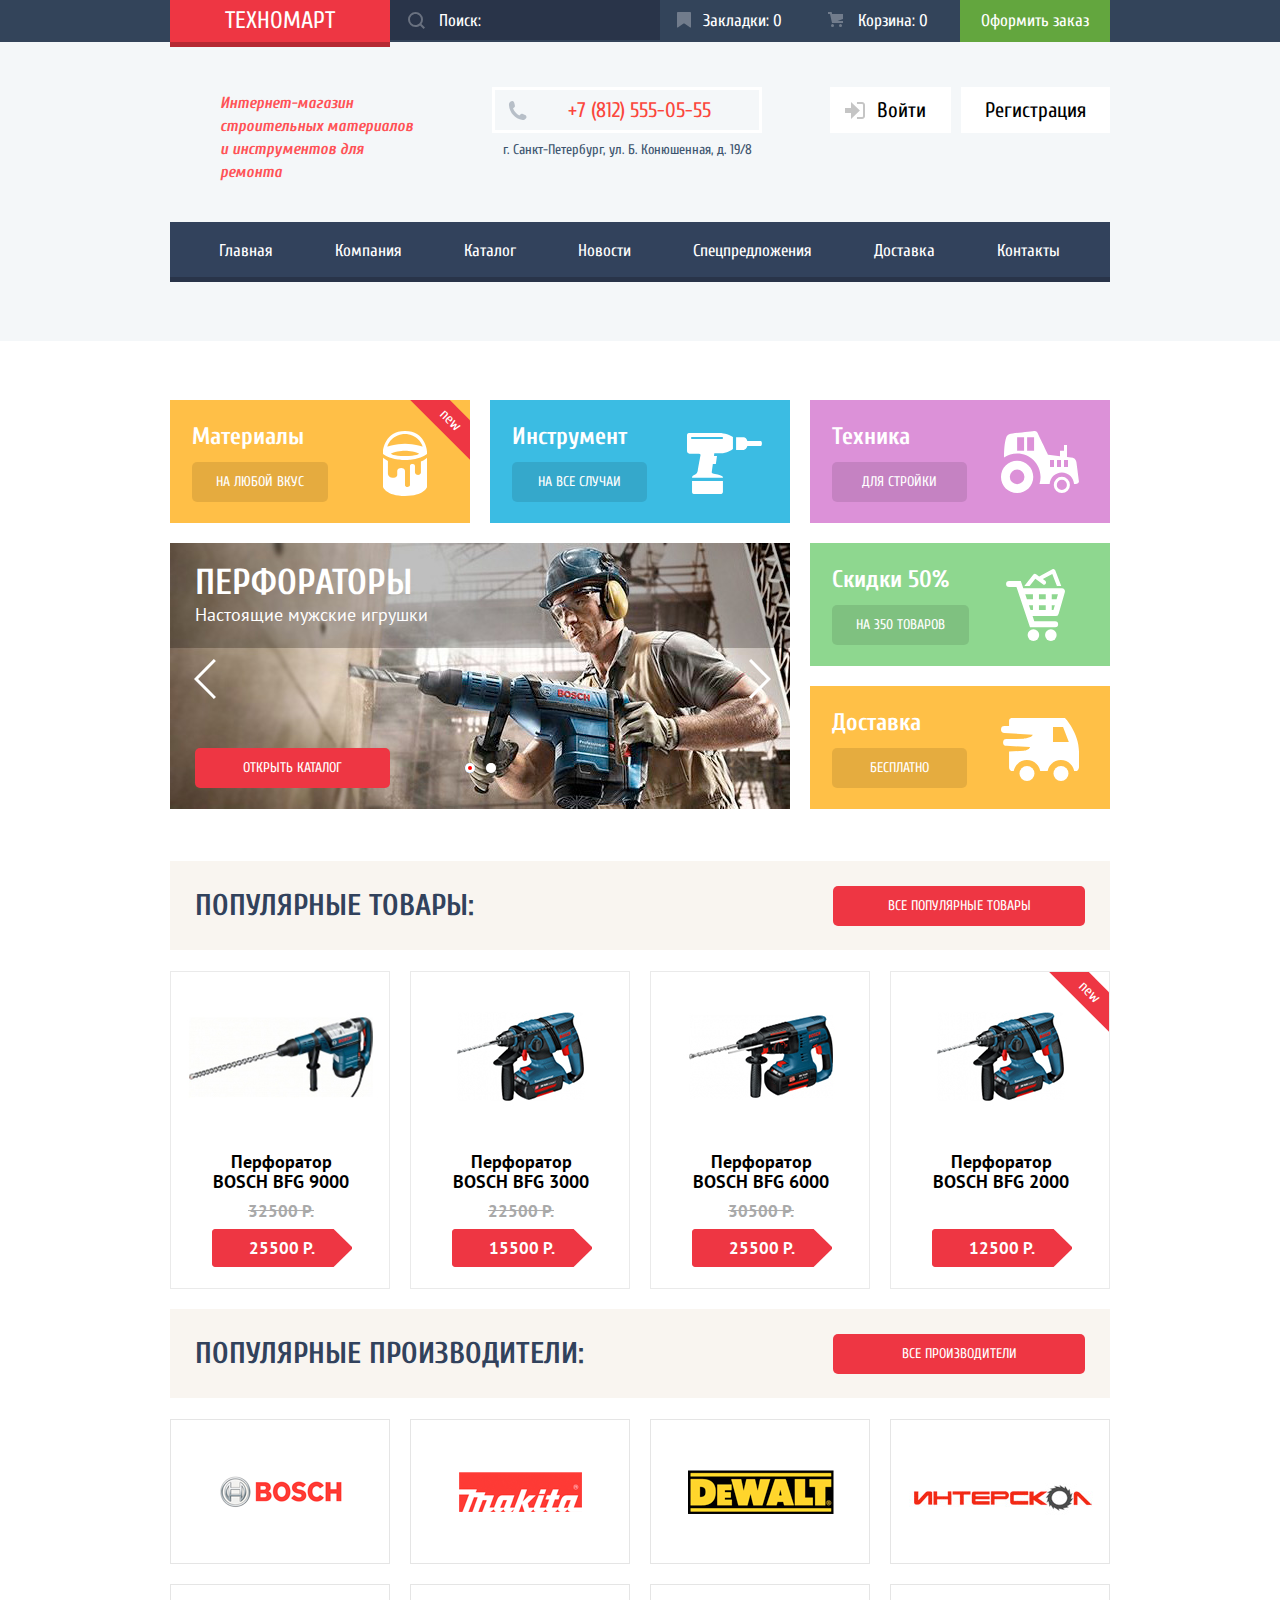
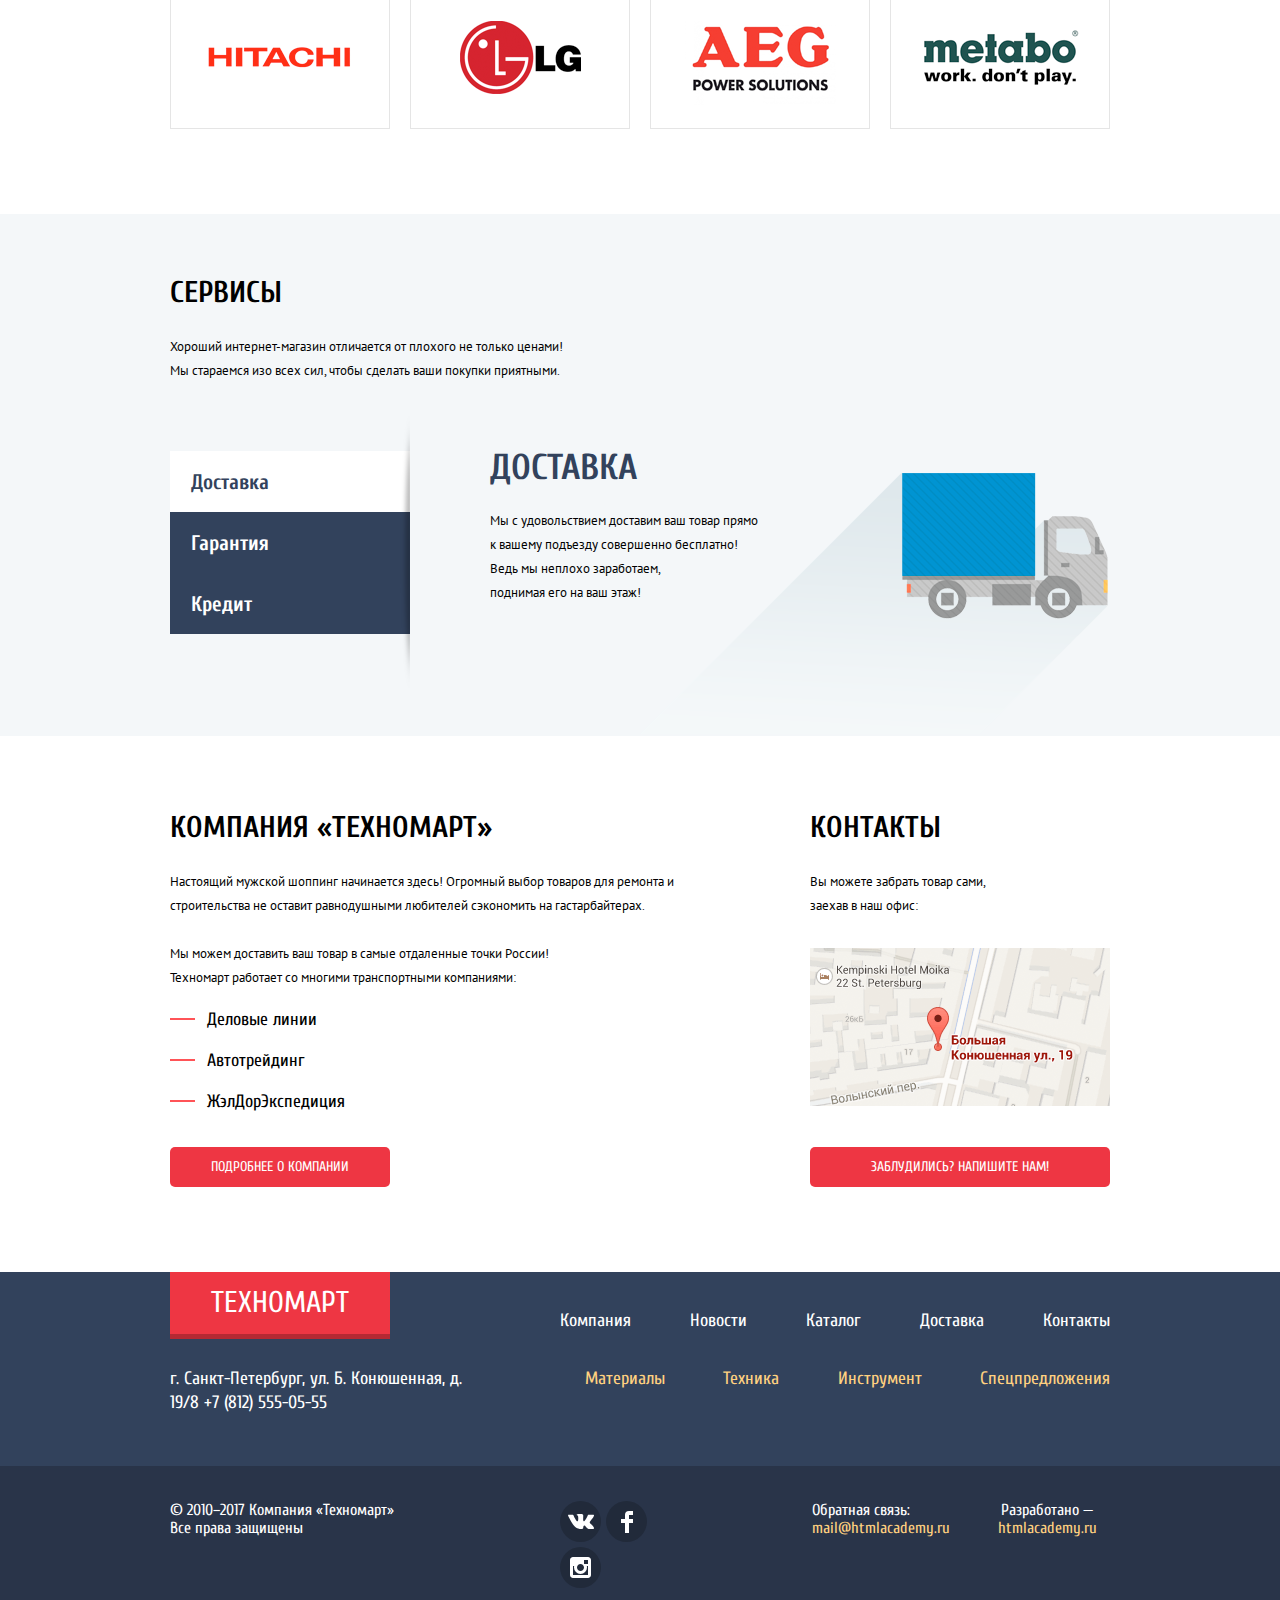
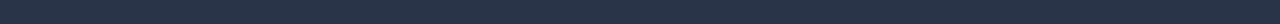
<file: index.html>
<!DOCTYPE html>
<html lang="ru" class="js-off">

<head>
  <meta charset="utf-8">
  <title>HTML Academy: Техномарт</title>
  <link href="https://fonts.googleapis.com/css?family=Cuprum:400,400i,700%7CPT+Sans:400,700&amp;subset=cyrillic" rel="stylesheet">
  <link rel="stylesheet" href="css/normalize.css">
  <link rel="stylesheet" href="css/style.min.css">
</head>

<body>
  <header class="main-header">
    <div class="main-header__top">
      <div class="container">
        <a class="logo-link">Техномарт</a>
        <form class="search-form" action="#" method="get">
        <label class="search-form__label">
          <input class="search-form__input" type="text" name="search" id="search" placeholder="Поиск:">
        </label>
        </form>
        <a class="bookmarks" href="#">Закладки: 0</a>
        <a class="cart" href="#">Корзина: 0</a>
        <a class="checkout  green" href="#">Оформить заказ</a>
      </div>
    </div>
    <div class="main-header__middle">
      <div class="container">
        <h2 class="header-title">
          Интернет-магазин
          строительных материалов
          и&#160;инструментов для ремонта
        </h2>
        <div class="header-contacts">
          <a class="tel" href="tel:7(812)555-05-55">+7 (812) 555-05-55</a>
          <p class="address">г. Санкт-Петербург, ул. Б. Конюшенная, д. 19/8</p>
        </div>
        <div class="user-block">
          <a class="user-block__login" href="#">Войти</a>
          <a class="user-block__reg" href="#">Регистрация</a>
        </div>
        <nav class="main-nav">
          <ul class="main-menu">
            <li class="main-menu__item">
              <a class="main-menu__link  disabled-link">Главная</a>
            </li>
            <li class="main-menu__item">
              <a class="main-menu__link" href="#">Компания</a>
            </li>
            <li class="main-menu__item">
              <a class="main-menu__link" href="catalog.html">Каталог</a>
            </li>
            <li class="main-menu__item">
              <a class="main-menu__link" href="#">Новости</a>
            </li>
            <li class="main-menu__item">
              <a class="main-menu__link" href="#">Спецпредложения</a>
            </li>
            <li class="main-menu__item">
              <a class="main-menu__link" href="#">Доставка</a>
            </li>
            <li class="main-menu__item">
              <a class="main-menu__link" href="#">Контакты</a>
            </li>
          </ul>
        </nav>
      </div>
    </div>
  </header>
  <main class="main">
    <div class="container">
      <section class="catalog">
        <h2 class="visuallyhidden">
          Каталог
        </h2>
        <article class="catalog-category  materials  new">
          <h2 class="catalog-category__title">
            Материалы
          </h2>
          <a class="btn" href="#">На любой вкус</a>
        </article>
        <article class="catalog-category  tools">
          <h2 class="catalog-category__title">
            Инструмент
          </h2>
          <a class="btn" href="#">На все случаи</a>
        </article>
        <article class="catalog-category  mechanism">
          <h2 class="catalog-category__title">
            Техника
          </h2>
          <a class="btn" href="#">Для стройки</a>
        </article>
        <article class="slider">
          <input class="slider__radio" type="radio" id="radio-1" name="toggle" value="slide1" checked>
          <input class="slider__radio" type="radio" id="radio-2" name="toggle" value="slide2">
          <div class="slider__controls">
            <label class="slider__label" for="radio-1"></label>
            <label class="slider__label" for="radio-2"></label>
          </div>
          <button class="prev-slide" type="button">
            <svg xmlns="http://www.w3.org/2000/svg" width="22" height="40" viewBox="0 0 22 40"><path fill="#FFF" d="M19.83-.035l2.089 2.099L4.13 19.947l17.847 17.939-2.09 2.099L-.048 19.947z"/></svg>
          </button>
          <button class="next-slide" type="button">
            <svg xmlns="http://www.w3.org/2000/svg" width="22" height="40" viewBox="0 0 22 40"><path fill="#FFF" d="M2.098-.035L.009 2.064l17.789 17.883L-.048 37.886l2.089 2.099 19.935-20.038z"/></svg>
          </button>
          <div class="slides">
            <div class="slide">
              <h2 class="slide__title">
                Перфораторы
              </h2>
              <p class="slide__description">
                Настоящие мужские игрушки
              </p>
              <a class="btn  red" href="catalog.html">Открыть каталог</a>
            </div>
            <div class="slide">
              <h2 class="slide__title">
                Дрели
              </h2>
              <p class="slide__description">
                Соседям на радость
              </p>
              <a class="btn  red" href="catalog.html">Открыть каталог</a>
            </div>
          </div>
        </article>
        <div class="catalog-item-wrap">
          <article class="catalog-category  sale">
            <h2 class="catalog-category__title">
              Скидки 50%
            </h2>
            <a class="btn" href="#">На 350 товаров</a>
          </article>
          <article class="catalog-category  delivery">
            <h2 class="catalog-category__title">
              Доставка
            </h2>
            <a class="btn" href="#">Бесплатно</a>
          </article>
        </div>
      </section>
      <section class="popular-goods">
        <div class="popular-goods__header">
          <h2 class="popular-goods__title">
            Популярные товары:
          </h2>
          <a class="btn  red" href="#">
            Все популярные товары
          </a>
        </div>
        <article class="catalog-item">
          <div class="actions">
            <a class="btn  buy" href="#">Купить</a>
            <a class="btn" href="#">В закладки</a>
          </div>
          <div class="catalog-item__img">
            <img class="catalog-item__photo" src="img/catalog-item1.jpg" width="220" height="170" alt="Catalog item">
          </div>
          <h2 class="catalog-item__name">
            Перфоратор BOSCH BFG 9000
          </h2>
          <span class="old-price">
            32500 Р.
          </span>
          <a class="btn  price" href="#">
            25500 Р.
          </a>
        </article>
        <article class="catalog-item">
          <div class="actions">
            <a class="btn  buy" href="#">Купить</a>
            <a class="btn" href="#">В закладки</a>
          </div>
          <div class="catalog-item__img">
            <img class="catalog-item__photo" src="img/catalog-item2.jpg" width="220" height="170" alt="Catalog item">
          </div>
          <h2 class="catalog-item__name">
            Перфоратор BOSCH BFG 3000
          </h2>
          <span class="old-price">
            22500 Р.
          </span>
          <a class="btn  price" href="#">
            15500 Р.
          </a>
        </article>
        <article class="catalog-item">
          <div class="actions">
            <a class="btn  buy" href="#">Купить</a>
            <a class="btn" href="#">В закладки</a>
          </div>
          <div class="catalog-item__img">
            <img class="catalog-item__photo" src="img/catalog-item3.jpg" width="220" height="170" alt="Catalog item">
          </div>
          <h2 class="catalog-item__name">
            Перфоратор BOSCH BFG 6000
          </h2>
          <span class="old-price">
            30500 Р.
          </span>
          <a class="btn  price" href="#">
            25500 Р.
          </a>
        </article>
        <article class="catalog-item  new">
          <div class="actions">
            <a class="btn  buy" href="#">Купить</a>
            <a class="btn" href="#">В закладки</a>
          </div>
          <div class="catalog-item__img">
            <img class="catalog-item__photo" src="img/catalog-item4.jpg" width="220" height="170" alt="Catalog item">
          </div>
          <h2 class="catalog-item__name">
            Перфоратор BOSCH BFG 2000
          </h2>
          <a class="btn  price" href="#">
            12500 Р.
          </a>
        </article>
      </section>
      <section class="popular-brands">
        <div class="popular-brands__header">
          <h2 class="popular-brands__title">
            Популярные производители:
          </h2>
          <a class="btn  red" href="#">
            Все производители
          </a>
        </div>
        <a class="brand" href="#">
          <img class="brand__img" src="img/bosch.png" width="220" height="145" alt="Bosch">
        </a>
        <a class="brand" href="#">
          <img class="brand__img" src="img/makita.png" width="220" height="145" alt="Makita">
        </a>
        <a class="brand" href="#">
          <img class="brand__img" src="img/dewalt.png" width="220" height="145" alt="DeWALT">
        </a>
        <a class="brand" href="#">
          <img class="brand__img" src="img/interskol.png" width="220" height="145" alt="Интерскол">
        </a>
        <a class="brand" href="#">
          <img class="brand__img" src="img/hitachi.png" width="220" height="145" alt="Hitachi">
        </a>
        <a class="brand" href="#">
          <img class="brand__img" src="img/lg.png" width="220" height="145" alt="LG">
        </a>
        <a class="brand" href="#">
          <img class="brand__img" src="img/aeg.png" width="220" height="145" alt="AEG">
        </a>
        <a class="brand" href="#">
          <img class="brand__img" src="img/metabo.png" width="220" height="145" alt="Metabo">
        </a>
      </section>
    </div>
    <input class="servises-radio" type="radio" id="radio-3" name="servises-toggle" checked>
    <input class="servises-radio" type="radio" id="radio-4" name="servises-toggle">
    <input class="servises-radio" type="radio" id="radio-5" name="servises-toggle">
    <section class="servises">
      <div class="container">
        <h2 class="servises__title">
          Сервисы
        </h2>
        <p class="servises__description">
          Хороший интернет-магазин отличается от плохого не только ценами! Мы стараемся изо всех сил, чтобы сделать ваши покупки приятными.
        </p>
        <div class="servises__slider">
          <ul class="servises__list">
            <li class="servises__item">
              <label class="servises__label  active" for="radio-3">Доставка</label>
            </li>
            <li class="servises__item">
              <label class="servises__label" for="radio-4">Гарантия</label>
            </li>
            <li class="servises__item">
              <label class="servises__label" for="radio-5">Кредит</label>
            </li>
          </ul>
          <div class="servises__slides">
            <div class="servises__slide">
              <h2 class="servises__slide-title">
                Доставка
              </h2>
              <p class="servises__text">
                <span class="break-row">Мы с удовольствием доставим ваш товар прямо</span>
                <span class="break-row">к вашему подъезду совершенно бесплатно!</span>
                <span class="break-row">Ведь мы неплохо заработаем,</span>
                <span class="break-row">поднимая его на ваш этаж!</span>
              </p>
            </div>
            <div class="servises__slide">
              <h2 class="servises__slide-title">
                Гарантия
              </h2>
              <p class="servises__text">
                <span class="break-row">Если купленный у нас товар поломается или заискрит,</span>
                <span class="break-row">а также в случае пожара, спровоцированного его возгаранием,</span>
                вы всегда можете быть уверены в нашей гарантии. Мы обменяем
                <span class="break-row">сгоревший товар на новый.</span>
                Дом уж восстановите как-нибудь сами.
              </p>
            </div>
            <div class="servises__slide">
              <h2 class="servises__slide-title">
                Кредит
              </h2>
              <p class="servises__text">
                <span class="break-row">Залезть в долговую яму стало проще!</span>
                Кредитные консультанты придут вам на помощь.
              </p>
              <a class="btn  red" href="#">Отправить заявку</a>
            </div>
          </div>
        </div>
      </div>
    </section>
    <div class="container">
      <section class="info">
        <div class="about-us">
          <h2 class="about-us__title">
            Компания «Техномарт»
          </h2>
          <p class="about-us__description">
            Настоящий мужской шоппинг начинается здесь! Огромный выбор товаров для ремонта и строительства не оставит равнодушными любителей сэкономить на гастарбайтерах.
          </p>
          <p class="about-us__description">
            Мы можем доставить ваш товар в самые отдаленные точки России! Техномарт работает со многими транспортными компаниями:
          </p>
          <ul class="partners">
            <li class="partners__item">Деловые линии</li>
            <li class="partners__item">Автотрейдинг</li>
            <li class="partners__item">ЖэлДорЭкспедиция</li>
          </ul>
          <a class="btn  red" href="#">Подробнее о компании</a>
        </div>
        <div class="contacts">
          <h2 class="contacts__title">
            Контакты
          </h2>
          <p class="contacts__description">
            Вы можете забрать товар сами, заехав в наш офис:
          </p>
          <div class="map">
            <a class="map__link" href="#">
              <img class="map__item" src="img/map.png" width="300" height="158" alt="Technomart">
            </a>
          </div>
          <a class="btn  red" href="#">Заблудились? Напишите нам!</a>
        </div>
      </section>
    </div>
  </main>
  <footer class="main-footer">
    <div class="main-footer__top">
      <div class="container">
        <a class="logo-link">Техномарт</a>
        <ul class="footer-menu">
          <li class="footer-menu__item">
            <a class="footer-menu__link" href="#">Компания</a>
          </li>
          <li class="footer-menu__item">
            <a class="footer-menu__link" href="#">Новости</a>
          </li>
          <li class="footer-menu__item">
            <a class="footer-menu__link" href="catalog.html">Каталог</a>
          </li>
          <li class="footer-menu__item">
            <a class="footer-menu__link" href="#">Доставка</a>
          </li>
          <li class="footer-menu__item">
            <a class="footer-menu__link" href="#">Контакты</a>
          </li>
        </ul>
        <p class="footer__contacts">
          г. Санкт-Петербург, ул. Б. Конюшенная, д. 19/8
          <a class="footer__tel" href="tel:7(812)555-05-55">+7 (812) 555-05-55</a>
        </p>
        <ul class="catalog-nav">
          <li class="catalog-nav__item">
            <a class="catalog-nav__link" href="#">Материалы</a>
          </li>
          <li class="catalog-nav__item">
            <a class="catalog-nav__link" href="#">Техника</a>
          </li>
          <li class="catalog-nav__item">
            <a class="catalog-nav__link" href="#">Инструмент</a>
          </li>
          <li class="catalog-nav__item">
            <a class="catalog-nav__link" href="#">Спецпредложения</a>
          </li>
        </ul>
      </div>
    </div>
    <div class="main-footer__bottom">
      <div class="container">
        <div class="copyrights">
          <h2 class="visuallyhidden">Авторские права</h2>
          <p class="copyrights__item">
            &copy; 2010–2017 Компания «Техномарт» Все права защищены
          </p>
        </div>
        <div class="social">
          <h2 class="visuallyhidden">Социальные сети</h2>
          <a class="social__btn  vk" href="#" title="Вконтакте">Вконтакте</a>
          <a class="social__btn  fb" href="#" title="Фейсбук">Фейсбук</a>
          <a class="social__btn  inst" href="#" title="Инстаграм">Инстаграм</a>
        </div>
        <div class="feedback">
          <h2 class="visuallyhidden">Обратная связь</h2>
          <p class="feedback__item">
            Обратная связь:
            <a class="feedback__link" href="mailto:mail@htmlacademy.ru">mail@htmlacademy.ru</a>
          </p>
        </div>
        <div class="developer">
          <h2 class="visuallyhidden">Разработчик</h2>
          <p class="developer__item">
            Разработано —
            <a class="developer__link" href="https://htmlacademy.ru/intensive">htmlacademy.ru</a>
          </p>
        </div>
      </div>
    </div>
  </footer>
  <div class="map-popup">
    <button class="close" type="button"></button>
    <iframe class="js-on-map" src="https://yandex.ru/map-widget/v1/?um=constructor%3Af997c8bd318ea8664edd47beda1bab4c1230484c3f33f808c3edc1cbb3fc92ed&amp;lang=ru_RU&amp;scroll=true&amp;source=constructor" width="940" height="446"></iframe>
  </div>
  <div class="feedback-popup">
    <button class="close" type="button"></button>
    <form class="feedback-form">
      <label class="feedback-form__label">
        Ваше имя:<input class="feedback-form__input" type="text" name="name" id="name" placeholder="Представьтесь, пожалуйста">
      </label>
      <label class="feedback-form__label">
        Ваш e-mail:<input class="feedback-form__input" type="text" name="email" id="email" placeholder="Для отправки ответа">
      </label>
      <label class="feedback-form__label">
        Текст письма:
        <textarea class="feedback-form__textarea" name="feedbackText" placeholder="В свободной форме"></textarea>
      </label>
      <button class="btn  red" type="submit">Отправить</button>
    </form>
  </div>
  <script src="js/script.min.js"></script>
</body>

</html>
</file>
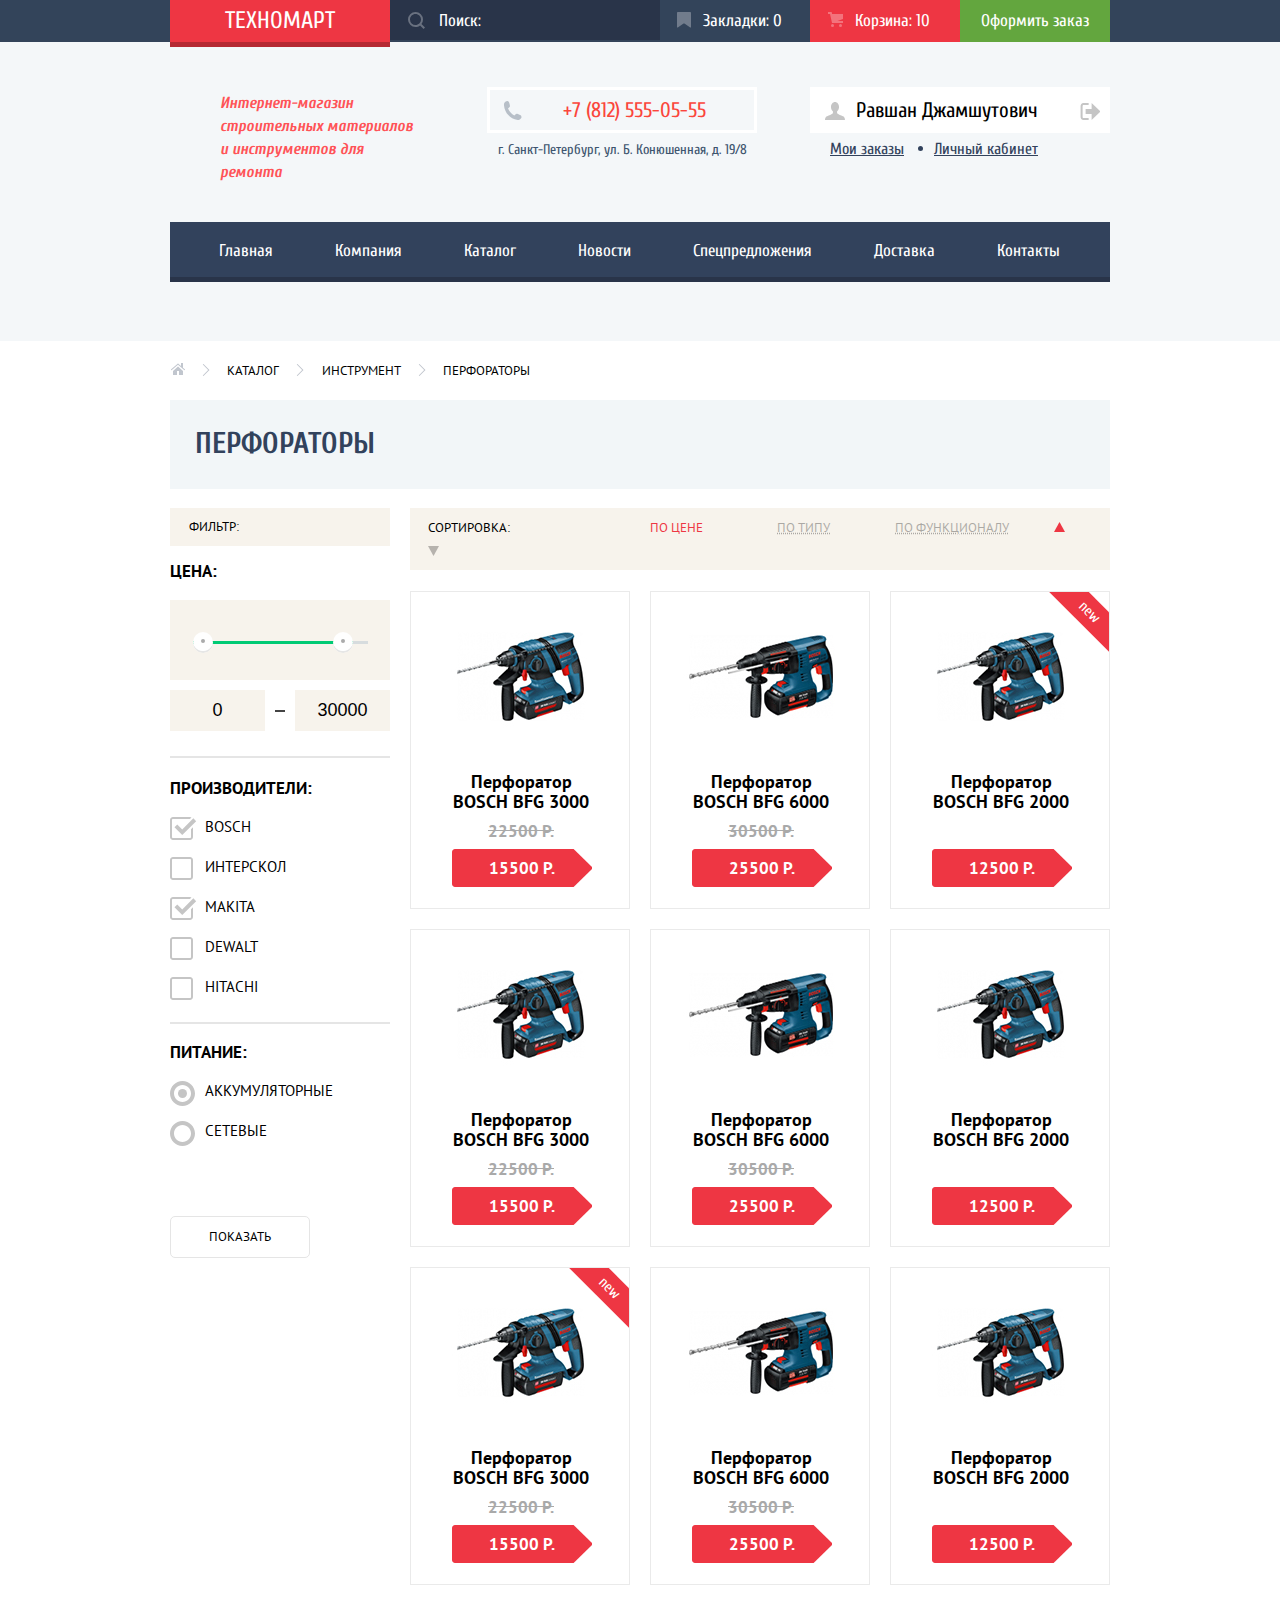
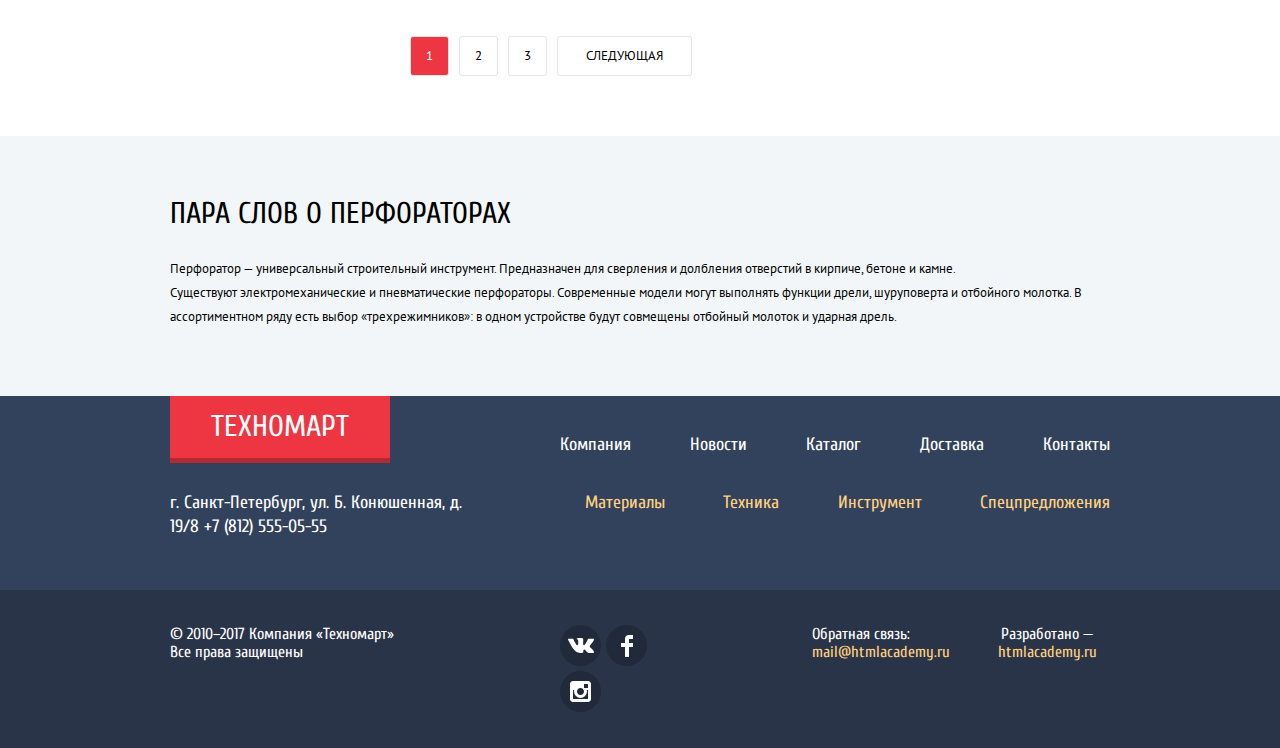
<file: catalog.html>
<!DOCTYPE html>
<html lang="ru" class="js-off">

<head>
  <meta charset="utf-8">
  <title>HTML Academy: Техномарт тест</title>
  <link href="https://fonts.googleapis.com/css?family=Cuprum:400,400i,700%7CPT+Sans:400,700&amp;subset=cyrillic" rel="stylesheet">
  <link rel="stylesheet" href="css/normalize.css">
  <link rel="stylesheet" href="css/style.min.css">
</head>

<body class="catalog-page">
  <header class="main-header">
    <div class="main-header__top">
      <div class="container">
        <a class="logo-link" href="index.html">Техномарт</a>
        <form class="search-form" action="#" method="get">
          <label class="search-form__label">
            <input class="search-form__input" type="text" name="search" id="search" placeholder="Поиск:">
          </label>
        </form>
        <a class="bookmarks" href="#">Закладки: 0</a>
        <a class="cart" href="#">Корзина: 10</a>
        <a class="checkout  green" href="#">Оформить заказ</a>
      </div>
    </div>
    <div class="main-header__middle">
      <div class="container">
        <h2 class="header-title">
          Интернет-магазин
          строительных материалов
          и&#160;инструментов для ремонта
        </h2>
        <div class="header-contacts">
          <a class="tel" href="tel:7(812)555-05-55">+7 (812) 555-05-55</a>
          <p class="address">г. Санкт-Петербург, ул. Б. Конюшенная, д. 19/8</p>
        </div>
        <div class="user-block">
          <a class="user" href="#">Равшан Джамшутович</a>
          <a class="logout" href="#" title="Выход"></a>
          <a class="my-orders" href="#">Мои заказы</a>
          <a class="personal-area" href="#">Личный кабинет</a>
        </div>
        <nav class="main-nav">
          <ul class="main-menu">
            <li class="main-menu__item">
              <a class="main-menu__link" href="index.html">Главная</a>
            </li>
            <li class="main-menu__item">
              <a class="main-menu__link" href="#">Компания</a>
            </li>
            <li class="main-menu__item">
              <a class="main-menu__link" href="catalog.html">Каталог</a>
            </li>
            <li class="main-menu__item">
              <a class="main-menu__link" href="#">Новости</a>
            </li>
            <li class="main-menu__item">
              <a class="main-menu__link" href="#">Спецпредложения</a>
            </li>
            <li class="main-menu__item">
              <a class="main-menu__link" href="#">Доставка</a>
            </li>
            <li class="main-menu__item">
              <a class="main-menu__link" href="#">Контакты</a>
            </li>
          </ul>
        </nav>
      </div>
    </div>
  </header>
  <main class="main">
    <div class="container">
      <ul class="breadcrumbs">
        <li class="breadcrumbs__item">
          <a class="breadcrumbs__link" href="index.html" title="Главная"><svg xmlns="http://www.w3.org/2000/svg" width="15" height="12" viewBox="0 0 15 12"><g fill="#C1C6CE"><path d="M3 8v4h4V8h2v4h4V8L8 3.516z"/><path d="M14.831 6.365L13 4.751V0h-2v2.987L8.332.635c-.02-.017-.043-.023-.064-.037a.465.465 0 0 0-.08-.047.551.551 0 0 0-.095-.024C8.062.521 8.032.515 8 .515c-.031 0-.061.006-.092.012a.46.46 0 0 0-.095.025c-.028.011-.053.029-.08.046-.021.014-.045.02-.064.037l-6.498 5.73a.501.501 0 0 0 .33.875.497.497 0 0 0 .331-.125L8 1.677l6.169 5.438a.501.501 0 0 0 .662-.75z"/></g></svg></a>
        </li>
        <li class="breadcrumbs__item">
          <a class="breadcrumbs__link" href="catalog.html">Каталог</a>
        </li>
        <li class="breadcrumbs__item">
          <a class="breadcrumbs__link" href="#">Инструмент</a>
        </li>
        <li class="breadcrumbs__item">
          <a class="breadcrumbs__link">Перфораторы</a>
        </li>
      </ul>
      <h1 class="page-title">
        Перфораторы
      </h1>
      <section class="catalog-window">
        <h2 class="visuallyhidden">
          Витрина
        </h2>
        <form class="filters" action="#" method="get">
          <span class="form-name">Фильтр:</span>
          <fieldset class="filters__fieldset">
            <legend class="filters__legend">
              Цена:
            </legend>
            <div class="price-filter">
              <div class="price-filter__scale">
                <div class="price-filter__range">
                  <div class="price-filter__toggle toggle-min"></div>
                  <div class="price-filter__toggle toggle-max"></div>
                </div>
              </div>
            </div>
            <label class="price-filter__label">
              <input class="price-filter__input" type="text" name="price" value="0">
            </label>
            <label class="price-filter__label">
              <input class="price-filter__input" type="text" name="price" value="30000">
            </label>
          </fieldset>
          <fieldset class="filters__fieldset">
            <legend class="filters__legend">
              Производители:
            </legend>
            <input class="brands__checkbox" type="checkbox" name="brand" value="Bosch" id="bosch" checked>
            <label class="brands__label" for="bosch">Bosch</label>
            <input class="brands__checkbox" type="checkbox" name="brand" value="Интерскол" id="interskol">
            <label class="brands__label" for="interskol">Интерскол</label>
            <input class="brands__checkbox" type="checkbox" name="brand" value="Makita" id="makita" checked>
            <label class="brands__label" for="makita">Makita</label>
            <input class="brands__checkbox" type="checkbox" name="brand" value="Dewalt" id="dewalt">
            <label class="brands__label" for="dewalt">Dewalt</label>
            <input class="brands__checkbox" type="checkbox" name="brand" value="Hitachi" id="hitachi">
            <label class="brands__label" for="hitachi">Hitachi</label>
          </fieldset>
          <fieldset class="filters__fieldset">
            <legend class="filters__legend">
              Питание:
            </legend>
            <input class="power__radio" type="radio" name="power" value="battery" id="battery" checked>
            <label class="power__label" for="battery">Аккумуляторные</label>
            <input class="power__radio" type="radio" name="power" value="net" id="net">
            <label class="power__label" for="net">Сетевые</label>
          </fieldset>
          <button class="btn" type="submit">Показать</button>
        </form>
        <div class="catalog-window__wrap">
          <div class="sorting">
            <span class="sorting-name">Сортировка:</span>
            <a class="sorting__item  current" href="#">По цене</a>
            <a class="sorting__item" href="#">По типу</a>
            <a class="sorting__item" href="#">По функционалу</a>
            <a class="sorting__up  selected" href="#" title="От меньшего к большему"><svg xmlns="http://www.w3.org/2000/svg" width="11" height="10" viewBox="0 0 11 10"><path fill="#ee3643" d="M5.5 0L0 10h11z"/></svg></a>
            <a class="sorting__down" href="#" title="От большего к меньшему"><svg xmlns="http://www.w3.org/2000/svg" width="11" height="10" viewBox="0 0 11 10"><path fill="#231F20" d="M5.5 10L0 0h11"/></svg></a>
          </div>
          <div class="shopping-window">
            <article class="catalog-item">
              <div class="actions">
                <a class="btn  buy" href="#">Купить</a>
                <a class="btn" href="#">В закладки</a>
              </div>
              <div class="catalog-item__img">
                <img class="catalog-item__photo" src="img/catalog-item2.jpg" width="220" height="170" alt="Catalog item">
              </div>
              <h2 class="catalog-item__name">
                Перфоратор BOSCH BFG 3000
              </h2>
              <span class="old-price">
                22500 Р.
              </span>
              <a class="btn  price" href="#">
                15500 Р.
              </a>
            </article>
            <article class="catalog-item">
              <div class="actions">
                <a class="btn  buy" href="#">Купить</a>
                <a class="btn" href="#">В закладки</a>
              </div>
              <div class="catalog-item__img">
                <img class="catalog-item__photo" src="img/catalog-item3.jpg" width="220" height="170" alt="Catalog item">
              </div>
              <h2 class="catalog-item__name">
                Перфоратор BOSCH BFG 6000
              </h2>
              <span class="old-price">
                30500 Р.
              </span>
              <a class="btn  price" href="#">
                25500 Р.
              </a>
            </article>
            <article class="catalog-item  new">
              <div class="actions">
                <a class="btn  buy" href="#">Купить</a>
                <a class="btn" href="#">В закладки</a>
              </div>
              <div class="catalog-item__img">
                <img class="catalog-item__photo" src="img/catalog-item4.jpg" width="220" height="170" alt="Catalog item">
              </div>
              <h2 class="catalog-item__name">
                Перфоратор BOSCH BFG 2000
              </h2>
              <a class="btn  price" href="#">
                12500 Р.
              </a>
            </article>
            <article class="catalog-item">
              <div class="actions">
                <a class="btn  buy" href="#">Купить</a>
                <a class="btn" href="#">В закладки</a>
              </div>
              <div class="catalog-item__img">
                <img class="catalog-item__photo" src="img/catalog-item2.jpg" width="220" height="170" alt="Catalog item">
              </div>
              <h2 class="catalog-item__name">
                Перфоратор BOSCH BFG 3000
              </h2>
              <span class="old-price">
                22500 Р.
              </span>
              <a class="btn  price" href="#">
                15500 Р.
              </a>
            </article>
            <article class="catalog-item">
              <div class="actions">
                <a class="btn  buy" href="#">Купить</a>
                <a class="btn" href="#">В закладки</a>
              </div>
              <div class="catalog-item__img">
                <img class="catalog-item__photo" src="img/catalog-item3.jpg" width="220" height="170" alt="Catalog item">
              </div>
              <h2 class="catalog-item__name">
                Перфоратор BOSCH BFG 6000
              </h2>
              <span class="old-price">
                30500 Р.
              </span>
              <a class="btn  price" href="#">
                25500 Р.
              </a>
            </article>
            <article class="catalog-item">
              <div class="actions">
                <a class="btn  buy" href="#">Купить</a>
                <a class="btn" href="#">В закладки</a>
              </div>
              <div class="catalog-item__img">
                <img class="catalog-item__photo" src="img/catalog-item4.jpg" width="220" height="170" alt="Catalog item">
              </div>
              <h2 class="catalog-item__name">
                Перфоратор BOSCH BFG 2000
              </h2>
              <a class="btn  price" href="#">
                12500 Р.
              </a>
            </article>
            <article class="catalog-item  new">
              <div class="actions">
                <a class="btn  buy" href="#">Купить</a>
                <a class="btn" href="#">В закладки</a>
              </div>
              <div class="catalog-item__img">
                <img class="catalog-item__photo" src="img/catalog-item2.jpg" width="220" height="170" alt="Catalog item">
              </div>
              <h2 class="catalog-item__name">
                Перфоратор BOSCH BFG 3000
              </h2>
              <span class="old-price">
                22500 Р.
              </span>
              <a class="btn  price" href="#">
                15500 Р.
              </a>
            </article>
            <article class="catalog-item">
              <div class="actions">
                <a class="btn  buy" href="#">Купить</a>
                <a class="btn" href="#">В закладки</a>
              </div>
              <div class="catalog-item__img">
                <img class="catalog-item__photo" src="img/catalog-item3.jpg" width="220" height="170" alt="Catalog item">
              </div>
              <h2 class="catalog-item__name">
                Перфоратор BOSCH BFG 6000
              </h2>
              <span class="old-price">
                30500 Р.
              </span>
              <a class="btn  price" href="#">
                25500 Р.
              </a>
            </article>
            <article class="catalog-item">
              <div class="actions">
                <a class="btn  buy" href="#">Купить</a>
                <a class="btn" href="#">В закладки</a>
              </div>
              <div class="catalog-item__img">
                <img class="catalog-item__photo" src="img/catalog-item4.jpg" width="220" height="170" alt="Catalog item">
              </div>
              <h2 class="catalog-item__name">
                Перфоратор BOSCH BFG 2000
              </h2>
              <a class="btn  price" href="#">
                12500 Р.
              </a>
            </article>
          </div>
          <div class="pagintaion">
            <a class="pagination__item">1</a>
            <a class="pagination__item" href="#">2</a>
            <a class="pagination__item" href="#">3</a>
            <a class="pagination__item  btn" href="#">Следующая</a>
          </div>
        </div>
      </section>
    </div>
    <section class="promo">
      <div class="container">
        <h2 class="visuallyhidden">Перфораторы</h2>
        <span class="promo__title">Пара слов о перфораторах</span>
        <p class="promo__description">
          <span class="break-row">Перфоратор — универсальный строительный инструмент. Предназначен для сверления и долбления отверстий в кирпиче, бетоне и камне.</span>
          Существуют электромеханические и пневматические перфораторы. Современные модели могут выполнять функции дрели, шуруповерта и отбойного молотка. В ассортиментном ряду есть выбор «трехрежимников»: в одном устройстве будут совмещены отбойный молоток и ударная дрель.
        </p>
      </div>
    </section>
  </main>
  <footer class="main-footer">
    <div class="main-footer__top">
      <div class="container">
        <a class="logo-link" href="index.html">Техномарт</a>
        <ul class="footer-menu">
          <li class="footer-menu__item">
            <a class="footer-menu__link" href="#">Компания</a>
          </li>
          <li class="footer-menu__item">
            <a class="footer-menu__link" href="#">Новости</a>
          </li>
          <li class="footer-menu__item">
            <a class="footer-menu__link" href="catalog.html">Каталог</a>
          </li>
          <li class="footer-menu__item">
            <a class="footer-menu__link" href="#">Доставка</a>
          </li>
          <li class="footer-menu__item">
            <a class="footer-menu__link" href="#">Контакты</a>
          </li>
        </ul>
        <p class="footer__contacts">
          г. Санкт-Петербург, ул. Б. Конюшенная, д. 19/8
          <a class="footer__tel" href="tel:7(812)555-05-55">+7 (812) 555-05-55</a>
        </p>
        <ul class="catalog-nav">
          <li class="catalog-nav__item">
            <a class="catalog-nav__link" href="#">Материалы</a>
          </li>
          <li class="catalog-nav__item">
            <a class="catalog-nav__link" href="#">Техника</a>
          </li>
          <li class="catalog-nav__item">
            <a class="catalog-nav__link" href="#">Инструмент</a>
          </li>
          <li class="catalog-nav__item">
            <a class="catalog-nav__link" href="#">Спецпредложения</a>
          </li>
        </ul>
      </div>
    </div>
    <div class="main-footer__bottom">
      <div class="container">
        <div class="copyrights">
          <h2 class="visuallyhidden">Авторские права</h2>
          <p class="copyrights__item">
            &copy; 2010–2017 Компания «Техномарт» Все права защищены
          </p>
        </div>
        <div class="social">
          <h2 class="visuallyhidden">Социальные сети</h2>
          <a class="social__btn  vk" href="#" title="Вконтакте">Вконтакте</a>
          <a class="social__btn  fb" href="#" title="Фейсбук">Фейсбук</a>
          <a class="social__btn  inst" href="#" title="Инстаграм">Инстаграм</a>
        </div>
        <div class="feedback">
          <h2 class="visuallyhidden">Обратная связь</h2>
          <p class="feedback__item">
            Обратная связь:
            <a class="feedback__link" href="mailto:mail@htmlacademy.ru">mail@htmlacademy.ru</a>
          </p>
        </div>
        <div class="developer">
          <h2 class="visuallyhidden">Разработчик</h2>
          <p class="developer__item">
            Разработано —
            <a class="developer__link" href="https://htmlacademy.ru/intensive">htmlacademy.ru</a>
          </p>
        </div>
      </div>
    </div>
  </footer>
  <div class="cart-popup">
    <button class="close" type="button"></button>
    <span class="cart-popup__title">Товар добавлен в корзину!</span>
    <div class="cart-popup__actions">
      <a class="btn  red" href="#">Оформить заказ</a>
      <a class="btn" href="#">Продолжить покупки</a>
    </div>
  </div>
  <script src="js/script.min.js"></script>
</body>

</html>
</file>
<file: css/style.min.css>
.btn,.logo-link,.pagination__item,.slider__label,.social__btn{vertical-align:top}.btn,.logo-link,.red{color:#fff}.bookmarks,.btn,.cart,.checkout,.logo-link,.tel{text-decoration:none;text-align:center}.address,.btn,.logo-link,.tel{text-align:center}.about-us__title,.breadcrumbs__link,.btn,.contacts__title,.form-name,.logo-link,.page-title,.popular-brands__title,.popular-goods__title,.servises__title,.slide__title,.sorting__item{text-transform:uppercase}html{box-sizing:border-box}*,::after,::before{box-sizing:inherit}.visuallyhidden{position:absolute;overflow:hidden;clip:rect(0 0 0 0);width:1px;height:1px;margin:-1px;padding:0;border:0}.break-row{display:block}.btn{font-size:14px;line-height:18px;display:inline-block;min-width:135px;border-radius:5px;background-color:rgba(0,0,0,.1);padding:11px 24px}.red{background-color:#ee3643}.red:hover{background-color:#ca2c37}.red:active{background-color:#ba2732}body{font-family:Cuprum,'PT Sans',Arial,sans-serif;font-size:18px;font-weight:400;line-height:24px;margin:0;padding:0}.container{width:960px;margin:0 auto;padding-right:10px;padding-left:10px}.main-header{min-width:960px;min-height:320px;padding-bottom:59px;background-color:#f4f7f9}.main-header__top{min-width:960px;background-color:#33445a}.main-header__top .container{position:relative;display:flex;flex-direction:row;align-items:flex-start;flex-wrap:wrap;justify-content:space-between}.logo-link{font-size:24px;line-height:28px;position:relative;display:inline-block;min-width:220px;background-color:#ee3643;padding:7px 15px}.bookmarks,.cart,.checkout,.search-form__input{font-size:17px;line-height:18px;font-weight:400}.logo-link::after{position:absolute;bottom:-5px;left:0;width:100%;height:5px;content:'';background-color:#ee3643;box-shadow:inset 0 5px 0 rgba(0,0,0,.24)}.logo-link:hover{background-color:#ca2c37}.logo-link:active{background-color:#ba2732}.search-form{width:270px}.search-form__input{font-family:Cuprum,Arila,sans-serif;font-style:normal;width:100%;cursor:pointer;color:#fff;border:none;background-color:#293449;background-image:url(../img/icon-search03.svg);background-repeat:no-repeat;background-position:18px 12px;padding:12px 12px 10px 49px}.search-form__input::-webkit-input-placeholder{color:#fff}.search-form__input::-moz-placeholder{opacity:1;color:#fff}.search-form__input:-moz-placeholder{opacity:1;color:#fff}.search-form__input:-ms-input-placeholder{color:#fff}.search-form__input:hover{border:none;background:url(../img/icon-search.svg) 18px 12px no-repeat #212a3a}.search-form__input:focus{color:#000;background:url(../img/icon-search-red.svg) 18px 12px no-repeat #fff}.bookmarks,.cart,.checkout{font-family:Cuprum,Arial,sans-serif;position:relative;display:block;width:150px;padding-top:12px;padding-bottom:12px;color:#fff}.catalog-item__name,.slide__description{font-family:'PT Sans',Arial,sans-serif}.bookmarks::before,.cart::before{position:absolute;top:12px;background-position:center;background-repeat:no-repeat;content:''}.bookmarks,.cart{padding-left:15px}.bookmarks:hover,.cart:hover,.checkout:hover{background-color:#212a3a}.bookmarks:active,.cart:active,.checkout:active{color:rgba(255,255,255,.6);background-color:#161d29}.green{background-color:#63a63e}.green:hover{background-color:#5fbb2d}.green:active{background-color:#518534}.bookmarks::before{left:17px;width:14px;height:16px;opacity:.3;background-image:url(../img/icon-bookmark.svg)}.bookmarks:hover::before{opacity:1}.cart::before{left:18px;width:15px;height:15px;opacity:.3;background-image:url(../img/icon-cart.svg)}.cart:hover::before{opacity:1}.bookmarks:active::before,.cart:active::before,.next-slide:active,.prev-slide:active{opacity:.5}.main-header__middle .container{display:flex;flex-direction:row;padding-top:45px;align-items:flex-start;flex-wrap:wrap;justify-content:space-between}.main-header__middle{min-width:960px;background-color:#f4f7f9}.header-title{font-size:16px;font-style:italic;line-height:23px;width:204px;margin:5px 0 0 50px;color:#ff5357}.header-contacts,.tel{width:270px}.tel{font-size:21px;line-height:18px;position:relative;display:block;margin-bottom:5px;padding:11px 11px 11px 35px;color:#fb463c;border:3px solid #fff}.tel::before{position:absolute;left:13px;width:19px;height:19px;content:'';background-image:url(../img/icon-phone.svg);background-repeat:no-repeat;background-position:center}.address{font-size:14px;line-height:24px;margin:0;color:#3d546e}.user-block{position:relative;display:flex;flex-direction:row;max-width:300px;flex-wrap:wrap;align-items:flex-start}.user-block__login,.user-block__reg{font-size:21px;line-height:21px;display:block;background-color:#fff;text-decoration:none;text-align:center}.user-block__login{position:relative;margin-right:10px;color:#000;padding:13px 25px 12px 47px}.user-block__login::before{position:absolute;top:15px;left:15px;width:20px;height:17px;content:'';background-image:url(../img/icon-login.svg);background-repeat:no-repeat;background-position:center}.user-block__login:hover,.user-block__reg:hover{color:#ee3643}.user-block__login:hover::before{background-image:url(../img/icon-login-blue.svg);background-repeat:no-repeat;background-position:center}.user-block__login:active,.user-block__reg:active{color:rgba(0,0,0,.3)}.user-block__login:active::before{background-image:url(../img/icon-login.svg);background-repeat:no-repeat;background-position:center}.user-block__reg{position:relative;color:#000;padding:13px 24px 12px}.main-nav{width:100%;margin-top:38px;background-color:#32425c;box-shadow:inset 0 -5px 0 0 #293449}.brand:hover,.catalog-item:hover{box-shadow:0 10px 25px 0 rgba(41,52,73,.5)}.main-menu{display:flex;flex-direction:row;margin:0;padding:0 18px;list-style:none;text-align:center;color:#fff;flex-wrap:wrap;justify-content:flex-start}.main-menu__link{font-size:17px;font-weight:400;line-height:17px;display:block;text-decoration:none;color:#fff;padding:20px 31px 23px}.main-menu__link:hover{background-color:#293449}.main-menu__link:active{color:rgba(255,255,255,.5)}.disabled-link:hover{background-color:inherit}.disabled-link:active{color:inherit}.main{padding-top:59px;padding-bottom:85px}.main .container{display:flex;flex-direction:row;flex-wrap:wrap;justify-content:space-between;align-items:flex-start}.catalog{display:flex;flex-direction:row;margin-bottom:52px;flex-wrap:wrap;align-items:flex-start}.catalog-category{position:relative;overflow:hidden;width:300px;min-height:122px;margin-bottom:20px;padding:22px 22px 21px}.catalog-category__title{font-size:24px;font-weight:700;line-height:30px;margin:0 0 10px;color:#fff}.materials,.slider,.tools{margin-right:20px}.materials{background-color:#ffbf47;background-image:url(../img/icon-1.svg);background-repeat:no-repeat;background-position:213px 31px}.tools{background-color:#3bbce3;background-image:url(../img/icon-2.svg);background-repeat:no-repeat;background-position:197px 33px}.mechanism{background-color:#dc91d8;background-image:url(../img/icon-3.svg);background-repeat:no-repeat;background-position:191px center}.sale{background-color:#8ed78f;background-image:url(../img/icon-4.svg);background-repeat:no-repeat;background-position:196px center}.delivery{margin-bottom:0;background-color:#ffc047;background-image:url(../img/icon-5.svg);background-repeat:no-repeat;background-position:191px 32px}.catalog-category .btn:hover{background-color:rgba(0,0,0,.2)}.catalog-category .btn:active{background-color:rgba(0,0,0,.3)}.slider{position:relative;width:620px;height:266px;background-color:#aca9a7}.next-slide,.prev-slide{position:absolute;z-index:10;top:5px;width:50px;height:100%;cursor:pointer;border:none;background-color:transparent}.prev-slide{left:10px}.next-slide{right:5px}.slider__radio{position:absolute;z-index:100;z-index:5;bottom:36px;left:295px;width:10px;height:10px}.slider__radio:nth-of-type(2){left:315.5px}.slider__controls{position:absolute;z-index:10;bottom:22px;left:295px}.slider__label{display:inline-block;width:10px;height:10px;margin-right:6px;cursor:pointer;border:3px solid #fff;border-radius:50%;background-color:#fff}.slide:nth-child(1),.slide:nth-child(2){display:none;background-size:cover;background-repeat:no-repeat}#radio-1:checked~.slider__controls .slider__label:nth-child(1),#radio-2:checked~.slider__controls .slider__label:nth-child(2){background-color:red}.slide{position:absolute;top:0;left:0;width:100%;height:100%;padding:20px 20px 20px 25px}.slide:nth-child(1){background-image:url(../img/slide1.jpg)}.slide:nth-child(2){background-image:url(../img/slide2.jpg)}#radio-1:checked~.slides .slide:nth-child(1),#radio-2:checked~.slides .slide:nth-child(2){display:block}.slide__title{font-size:36px;line-height:40px;margin:0;color:#fff}.slide__description{font-size:18px;line-height:24px;margin:0 0 121px;color:#fff}.slide .btn{width:195px}.popular-brands,.popular-goods{display:flex;flex-direction:row;width:100%;align-items:flex-start;flex-wrap:wrap;justify-content:flex-start}.popular-brands__header,.popular-goods__header{display:flex;flex-direction:row;width:100%;margin-bottom:21px;background-color:#f9f5f0;align-items:center;flex-wrap:wrap;justify-content:space-between;padding:25px 25px 24px}.popular-brands__header .btn,.popular-goods__header .btn{min-width:252px}.popular-brands__title,.popular-goods__title{font-size:30px;line-height:30px;margin:0;color:#32425c}.catalog-item{position:relative;display:flex;overflow:hidden;flex-direction:column;width:220px;min-height:318px;margin-right:20px;margin-bottom:20px;padding-bottom:68px;text-align:center;border:1px solid #eaeaea;flex-wrap:wrap;align-items:center}.catalog-item:nth-of-type(4n){margin-right:0}.catalog-item:hover .actions{display:block}.actions{position:absolute;top:0;left:0;display:none;width:220px;height:170px;padding-top:40px;background-color:#fff}.actions .btn{position:relative}.actions .btn:first-of-type{margin-bottom:7px;background-color:#63a63e;box-shadow:inset 0 -3px 0 0 #367315}.actions .btn:first-of-type:hover{background-color:#5fbb2d}.actions .btn:first-of-type:active{background-color:#518534}.actions .btn:first-of-type:active::before,.actions .btn:first-of-type:hover::before{opacity:1}.actions .btn:first-of-type::before{position:absolute;left:12px;width:15px;height:15px;content:'';opacity:.3;background-image:url(../img/icon-cart.svg);background-repeat:no-repeat;background-position:center}.actions .btn:last-of-type{padding-top:8px;padding-bottom:8px;color:#32425c;border:3px solid #63a63e;background-color:transparent}.actions .btn:last-of-type:hover{border-color:#32425c}.actions .btn:last-of-type:active{opacity:.3}.catalog-item__img{width:220px;height:170px;margin-bottom:10px}.catalog-item__name{font-size:18px;font-weight:700;line-height:20px;width:158px;margin:0 0 10px;text-align:center;color:#000}.old-price,.price{font-size:17px;line-height:18px;font-weight:700;font-family:'PT Sans',Arial,sans-serif}.old-price{text-decoration:line-through;color:#a9a9a9}.new::before,.price{position:absolute;color:#fff}.price{bottom:20px;left:40px;width:141px;background-color:transparent;background-image:url(../img/red-button.svg);background-repeat:no-repeat;background-position:1px 1px}.new::before{font-size:15px;line-height:28px;z-index:10;top:6px;right:-30px;display:block;width:100px;content:'new';-webkit-transform:rotate(45deg);-ms-transform:rotate(45deg);transform:rotate(45deg);text-align:center;background-color:#ee3643}.close::after,.close::before,.partners__item::before,.servises__list::after{content:''}.popular-brands{margin-bottom:65px}.brand{overflow:hidden;width:220px;height:145px;margin-right:20px;margin-bottom:20px;border:1px solid #e5e5e5;background-color:#fff}.brand:nth-of-type(4n){margin-right:0}.brand:active{opacity:.3;box-shadow:0 4px 10px 0 rgba(41,52,73,.5)}.logout:active,.user:active::before{opacity:.5}.servises{position:relative;min-width:960px;padding-top:67px;background-color:#f4f7f9}.servises .container{display:flex;flex-direction:column}.servises-radio{display:none}#radio-3:checked~.servises .container{background-image:url(../img/delivery-bg.png);background-repeat:no-repeat;background-position:480px 192px}#radio-4:checked~.servises .container{background-image:url(../img/guarantee-bg.png);background-repeat:no-repeat;background-position:570px 172px}#radio-5:checked~.servises .container{background-image:url(../img/credit-bg.png);background-repeat:no-repeat;background-position:495px 170px}.fb,.inst,.servises__list::after,.vk{background-repeat:no-repeat;background-position:center}.servises__title{font-size:30px;line-height:24px;margin:0 0 30px;color:#000}.servises__description{font-family:'PT Sans',Arial,sans-serif;font-size:13px;line-height:24px;width:400px;margin:0 0 68px;color:#000}.servises__list{position:relative;width:240px;margin:0;padding:0;list-style:none}.servises__list::after{position:absolute;top:-35px;right:0;width:10px;height:272px;background-image:url(../img/shade.png)}.servises__label{font-size:21px;font-weight:700;line-height:30px;display:block;color:#fff;background-color:#32425c;padding:16px 21px 15px}.servises__label:hover{cursor:pointer;background-color:#293449}.active,.active:hover{cursor:default;color:#32425c;background-color:#fff}.servises__slider{display:flex;flex-direction:row;width:700px;min-height:285px;padding-bottom:10px;flex-wrap:wrap;justify-content:space-between;align-items:flex-start}.servises__slides{padding-top:5px}.servises__slide{display:none;width:380px}.servises__slide .btn{margin-top:30px}.servises__slide-title{font-size:36px;line-height:24px;margin:0 0 29px;text-transform:uppercase;color:#32425c}.about-us__description,.about-us__title,.servises__text{line-height:24px;color:#000}.servises__text{font-family:'PT Sans',Arial,sans-serif;font-size:13px;margin:0}#radio-3:checked~.servises .servises__slide:nth-of-type(1),#radio-4:checked~.servises .servises__slide:nth-of-type(2),#radio-5:checked~.servises .servises__slide:nth-of-type(3){display:block}.info{display:flex;flex-direction:row;width:100%;padding-top:80px;flex-wrap:wrap;justify-content:space-between}.about-us{width:540px}.about-us__title{font-size:30px;margin:0 0 30px}.about-us__description{font-family:'PT Sans',Arial,sans-serif;font-size:13px;margin:0 0 24px}.about-us__description:last-of-type{width:390px;margin-bottom:18px}.about-us .btn{width:220px}.partners{margin:0 0 33px 37px;padding:0;list-style:none}.partners__item{position:relative;margin-bottom:17px;text-decoration:none;color:#000}.contacts__description,.contacts__title{line-height:24px;margin:0 0 30px;color:#000}.partners__item::before{position:absolute;top:10px;left:-37px;width:25px;height:2px;background-color:#ff5357}.contacts{width:300px}.contacts__title{font-size:30px}.contacts__description{font-family:'PT Sans',Arial,sans-serif;font-size:13px;width:180px}.map{margin-bottom:34px}.js-on-map{border:none}.contacts .btn{width:100%}.main-footer__bottom .container,.main-footer__top .container{display:flex;flex-direction:row;align-items:flex-start;flex-wrap:wrap;justify-content:space-between}.main-footer__bottom .container{justify-content:flex-start}.main-footer__top{min-width:960px;padding-bottom:51px;background-color:#32425c}.main-footer .logo-link{font-size:30px;line-height:30px;margin-bottom:33px;padding-top:16px;padding-bottom:16px}.catalog-nav,.footer-menu{display:flex;flex-direction:row;margin:0;padding:0;list-style:none;align-items:flex-start;flex-wrap:wrap;justify-content:space-between}.footer-menu{width:550px;margin-top:37px}.footer-menu__link,.footer__tel{text-decoration:none;color:#fff}.footer__contacts{width:325px;margin:0;color:#fff}.catalog-nav{width:525px}.catalog-nav__link{text-decoration:none;color:#ffd180}.catalog-nav__link:hover,.footer-menu__link:hover{text-decoration:underline}.catalog-nav__link:active,.footer-menu__link:active{text-decoration:none;opacity:.5}.main-footer__bottom{min-width:960px;padding-top:35px;padding-bottom:31px;background-color:#293449}.copyrights{width:230px;margin-right:160px}.copyrights__item{font-size:16px;line-height:18px;margin:0;color:#fff}.social{width:132px;margin-right:120px}.social__btn{font-size:0;line-height:0;display:inline-block;width:41px;height:41px;margin-bottom:5px;border-radius:50%;background-color:#212a3a}.social__btn:active,.social__btn:hover{background-color:#ee3643}.vk{background-image:url(../img/icon-vk.svg)}.fb{background-image:url(../img/icon-fb.svg)}.inst{background-image:url(../img/icon-insta.svg)}.feedback{width:140px;margin-right:45px}.developer__item,.feedback__item{font-size:16px;line-height:18px;margin:0;color:#fff}.developer__link,.feedback__link{font-size:16px;line-height:18px;text-decoration:none;color:#ffd180}.developer__link:hover,.feedback__link:hover{text-decoration:underline}.developer__link:active,.feedback__link:active{text-decoration:none;color:#ee3643}.developer{width:100px;text-align:center}.feedback-popup{position:fixed;z-index:100;top:319px;left:50%;display:none;width:620px;margin-left:-310px;background-color:#fff;box-shadow:0 20px 40px 0 rgba(0,0,0,.75),inset 0 7px 0 0 #ff5357,inset 0 -112px 0 0 #f4f4f4;padding:53px 80px 36px}.close,.close::after,.close::before{position:absolute;top:12px;cursor:pointer}.feedback-form{display:flex;flex-direction:row;width:460px;margin:0 auto;padding:0;align-items:flex-start;flex-wrap:wrap;justify-content:space-between}.feedback-form__label{font-size:18px;line-height:18px;color:#000}.feedback-form__input,.feedback-form__textarea{font-family:'PT Sans',Arial,sans-serif;font-size:13px;line-height:18px;margin-top:10px;color:#a9a9a9}.feedback-form__input{display:block;width:220px;margin-bottom:20px;border:2px solid #dee3e4;border-radius:5px;padding:8px 15px}.feedback-form__textarea{width:460px;min-height:114px;border:2px solid #dee3e4;border-radius:5px;padding:8px 13px}.feedback-form .btn{font:inherit;font-size:14px;line-height:18px;width:100%;margin-top:69px;border:none}.close{right:6px;width:28px;height:28px;border:none;background-color:transparent}.close::after,.close::before{left:1px;width:26px;height:4px;-webkit-transform:rotate(45deg);-ms-transform:rotate(45deg);transform:rotate(45deg);background-color:#ee3643}.close::after{-webkit-transform:rotate(-45deg);-ms-transform:rotate(-45deg);transform:rotate(-45deg)}.map-popup{position:fixed;z-index:100;top:145px;left:50%;display:none;width:940px;height:446px;margin-left:-470px;box-shadow:0 0 16px 8px rgba(47,42,43,.5)}.js-off-map{position:absolute;top:0;left:0}.map-popup .close{top:-15px;right:-30px}@-webkit-keyframes bounce{0%{-webkit-transform:translateY(-2000px);transform:translateY(-2000px)}70%{-webkit-transform:translateY(30px);transform:translateY(30px)}90%{-webkit-transform:translateY(-10px);transform:translateY(-10px)}100%{-webkit-transform:translateY(0);transform:translateY(0)}}@keyframes bounce{0%{-webkit-transform:translateY(-2000px);transform:translateY(-2000px)}70%{-webkit-transform:translateY(30px);transform:translateY(30px)}90%{-webkit-transform:translateY(-10px);transform:translateY(-10px)}100%{-webkit-transform:translateY(0);transform:translateY(0)}}.catalog-page .cart{background-color:#ee3643}.catalog-page .cart:hover{background-color:#ca2c37}.user{font-size:21px;line-height:25px;position:relative;display:block;width:300px;margin-bottom:7px;text-align:left;text-decoration:none;color:#000;background-color:#fff;padding:11px 46px 10px}.logout,.user::before{position:absolute;top:15px;width:20px;height:18px;background-position:center;content:'';background-repeat:no-repeat}.user::before{left:15px;background-image:url(../img/icon-user.svg)}.user:hover::before{background-image:url(../img/icon-user-blue.svg)}.user:active{color:rgba(0,0,0,.3)}.logout{left:270px;background-image:url(../img/icon-logout.svg)}.logout:hover{background-image:url(../img/icon-logout-blue.svg)}.my-orders,.personal-area{font-size:16px;line-height:19px;display:block;color:#32425c}.my-orders:hover,.personal-area:hover{color:#ee3643}.my-orders:active,.personal-area:active{color:rgba(50,66,92,.3)}.my-orders{position:relative;margin-right:30px;margin-left:20px}.my-orders::after{position:absolute;top:6px;right:-19px;width:5px;height:5px;content:'';border-radius:50%;background-color:#32425c}.catalog-page .header-contacts{margin-left:10px}.catalog-page .main-header{margin-bottom:17px}.page-title{font-size:30px;line-height:30px;width:100%;margin:0 0 19px;color:#32425c;background-color:#f2f6f8;padding:29px 25px 30px}.breadcrumbs{display:flex;flex-direction:row;width:360px;margin:0 0 18px;padding:0;list-style:none;align-items:flex-start;justify-content:space-between}.breadcrumbs__link{font-family:'PT Sans',Arila,sans-serif;font-size:13px;line-height:18px;position:relative;text-decoration:none;color:#000}.filters .btn,.form-name,.sorting__item{font-family:'PT Sans',Arial,sans-serif;font-size:13px;line-height:18px;color:#000}.breadcrumbs__link[href]::after{position:absolute;top:2px;right:-25px;width:8px;height:12px;content:'';background-image:url(../img/icon-right-small.svg);background-repeat:no-repeat;background-position:center}.catalog-window{display:flex;flex-direction:row;width:100%;padding-bottom:60px;flex-wrap:wrap;justify-content:flex-start;align-items:flex-start}.filters{width:220px;margin-right:20px}.filters .btn{width:140px;margin-top:35px;cursor:pointer;border:none;border:1px solid #e5e5e5;background-color:#fff}.form-name,.price-filter{margin-bottom:10px;background-color:#f7f3ec}.filters .btn:hover{cursor:pointer;border-color:#bdc6ca}.form-name{display:block;padding:10px 19px}.price-filter{display:flex;flex-direction:column;width:100%;height:80px;flex-wrap:wrap;justify-content:center;align-items:center}.price-filter__scale{position:relative;width:175px;height:3px;margin-top:5px;background-color:#d7dcde}.price-filter__range{position:absolute;left:0;width:160px;height:3px;background-color:#00ca74}.price-filter__toggle{position:absolute;top:-9px;width:20px;height:21px;cursor:pointer;border-radius:50%;background-color:#fff;background-image:url(../img/filter-button.svg);background-repeat:no-repeat;background-position:center;background-size:100%}.toggle-min{left:0}.toggle-max{right:0}.price-filter__input{width:95px;text-align:center;border:none;background-color:#f7f3ec;padding:10px}.price-filter__label:first-of-type{position:relative;margin-right:25px}.price-filter__label:first-of-type::after{position:absolute;top:10px;right:-15px;width:10px;height:2px;content:'';background-color:#444}.sorting__item{margin-right:69px;opacity:.3;text-decoration-style:dotted}.sorting .sorting__item:nth-of-type(2){margin-right:60px}.sorting .sorting__item:nth-of-type(3){margin-right:40px}.sorting__item:hover{opacity:1;text-decoration-color:#ee3643;text-decoration-style:solid}.sorting__item.current{text-decoration:none;opacity:1;color:#ee3643;background-color:transparent}.brands__label,.filters__legend,.power__label{font-family:'PT Sans',Arial,sans-serif;color:#000;text-transform:uppercase}.sorting__down,.sorting__up{opacity:.3}.selected,.sorting__down:hover,.sorting__up:hover{opacity:1}.selected{margin-right:15px}.filters__fieldset{position:relative;margin:0 0 15px;padding:0 0 25px;border:none;border-bottom:2px solid #e5e5e5}.filters__fieldset:nth-of-type(2){margin-bottom:13px}.filters__fieldset:last-of-type{border-bottom:none}.filters__legend{font-size:17px;font-weight:700;line-height:30px;margin-bottom:14px}.brands__label,.power__label{font-size:15px;line-height:20px;position:relative;display:block;margin-bottom:20px;padding-left:35px}.brands__label:last-of-type,.power__label:last-of-type{margin-bottom:0}.brands__label:hover,.power__label:hover{cursor:pointer}.brands__label::before,.power__label::before{position:absolute;z-index:100;left:0;width:27px;height:23px;content:'';background-color:#fff;background-image:url(../img/checkbox-off.svg);background-repeat:no-repeat;background-position:left}.power__label::before{width:25px;height:25px;background-image:url(../img/radio-off.svg)}.power__label:hover::before{background-image:url(../img/radio-off-hover.svg)}.brands__label:hover::before{background-image:url(../img/checkbox-off-hover.svg)}.brands__checkbox,.power__radio{position:absolute;z-index:-100;overflow:hidden;width:27px;height:23px;padding:0;border:none}.brands__checkbox:disabled,.power__radio:disabled{opacity:0}#bosch:checked+.brands__label::before,#dewalt:checked+.brands__label::before,#hitachi:checked+.brands__label::before,#interskol:checked+.brands__label::before,#makita:checked+.brands__label::before{background-image:url(../img/checkbox-on.svg)}#bosch:checked+.brands__label:hover::before,#dewalt:checked+.brands__label:hover::before,#hitachi:checked+.brands__label:hover::before,#interskol:checked+.brands__label:hover::before,#makita:checked+.brands__label:hover::before{background-image:url(../img/checkbox-on-hover.svg)}#battery:checked+.power__label::before,#net:checked+.power__label::before{background-image:url(../img/radio-on.svg)}#battery:checked+.power__label:hover::before,#net:checked+.power__label:hover::before{background-image:url(../img/radio-on-hover.svg)}#battery:disabled+.power__label::before,#bosch:disabled+.brands__label::before,#dewalt:disabled+.brands__label::before,#hitachi:disabled+.brands__label::before,#interskol:disabled+.brands__label::before,#makita:disabled+.brands__label::before,#net:disabled+.power__label::before{pointer-events:none;opacity:.3}#battery:disabled+.power__label,#bosch:disabled+.brands__label,#dewalt:disabled+.brands__label,#hitachi:disabled+.brands__label,#interskol:disabled+.brands__label,#makita:disabled+.brands__label,#net:disabled+.power__label{pointer-events:none;color:rgba(0,0,0,.4)}.pagination__item,.sorting-name{font-size:13px;line-height:18px;text-decoration:none;color:#000;font-family:'PT Sans',Arial,sans-serif}.sorting{width:700px;margin-bottom:21px;background-color:#f7f3ec;padding:7px 18px}.sorting-name{margin-right:135px;text-transform:uppercase}.shopping-window{display:flex;flex-direction:row;width:700px;flex-wrap:wrap;justify-content:flex-start;align-items:flex-start}.shopping-window .catalog-item{margin-right:20px;margin-bottom:20px}.shopping-window .catalog-item:nth-of-type(3n){margin-right:0}.pagintaion{margin-top:31px}.pagination__item{display:inline-block;margin-right:5px;border:1px solid #e5e5e5;border-radius:3px;padding:10px 15px}.pagination__item[href]:hover,.pagintaion .btn:hover{cursor:pointer;border-color:#bdc6ca}.pagination__item[href]:active,.pagintaion .btn:active{border-color:#ee3643}.pagination__item:not([href]){color:#fff;background-color:#ee3643}.pagintaion .btn{border:1px solid #e5e5e5;background-color:#fff}.catalog-page .main{padding-top:0;padding-bottom:0}.promo{min-width:960px;padding-top:66px;padding-bottom:67px;text-align:left;background-color:#f2f6f8}.promo .container{display:block;text-align:left}.promo__title{font-size:30px;line-height:24px;text-transform:uppercase;color:#000}.promo__description{font-family:'PT Sans',Arial,sans-serif;font-size:13px;line-height:24px;margin:27px 0 0;color:#000}.cart-popup__title,.popup-text{font-size:30px;line-height:18px}.popup-text{color:#000;align-self:center}.cart-popup{position:fixed;z-index:100;top:410px;left:50%;display:none;width:620px;margin-left:-310px;padding-top:80px;background-color:#fff;background-image:url(../img/form-1.svg);background-repeat:no-repeat;background-position:80px 55px;box-shadow:0 20px 40px 0 rgba(41,52,73,.75);box-shadow:inset 0 7px 0 0 #ff5357}.cart-popup__title{display:block;margin-bottom:75px;margin-left:180px}.cart-popup__actions{background-color:#f1f1f1;padding:35px 80px}.cart-popup__actions .btn{width:220px}.cart-popup__actions .btn:first-of-type{margin-right:15px}.cart-popup__actions .btn:last-of-type{color:#000;background-color:#fff}.modal-content-show{display:block;animation:bounce .6s}
</file>
